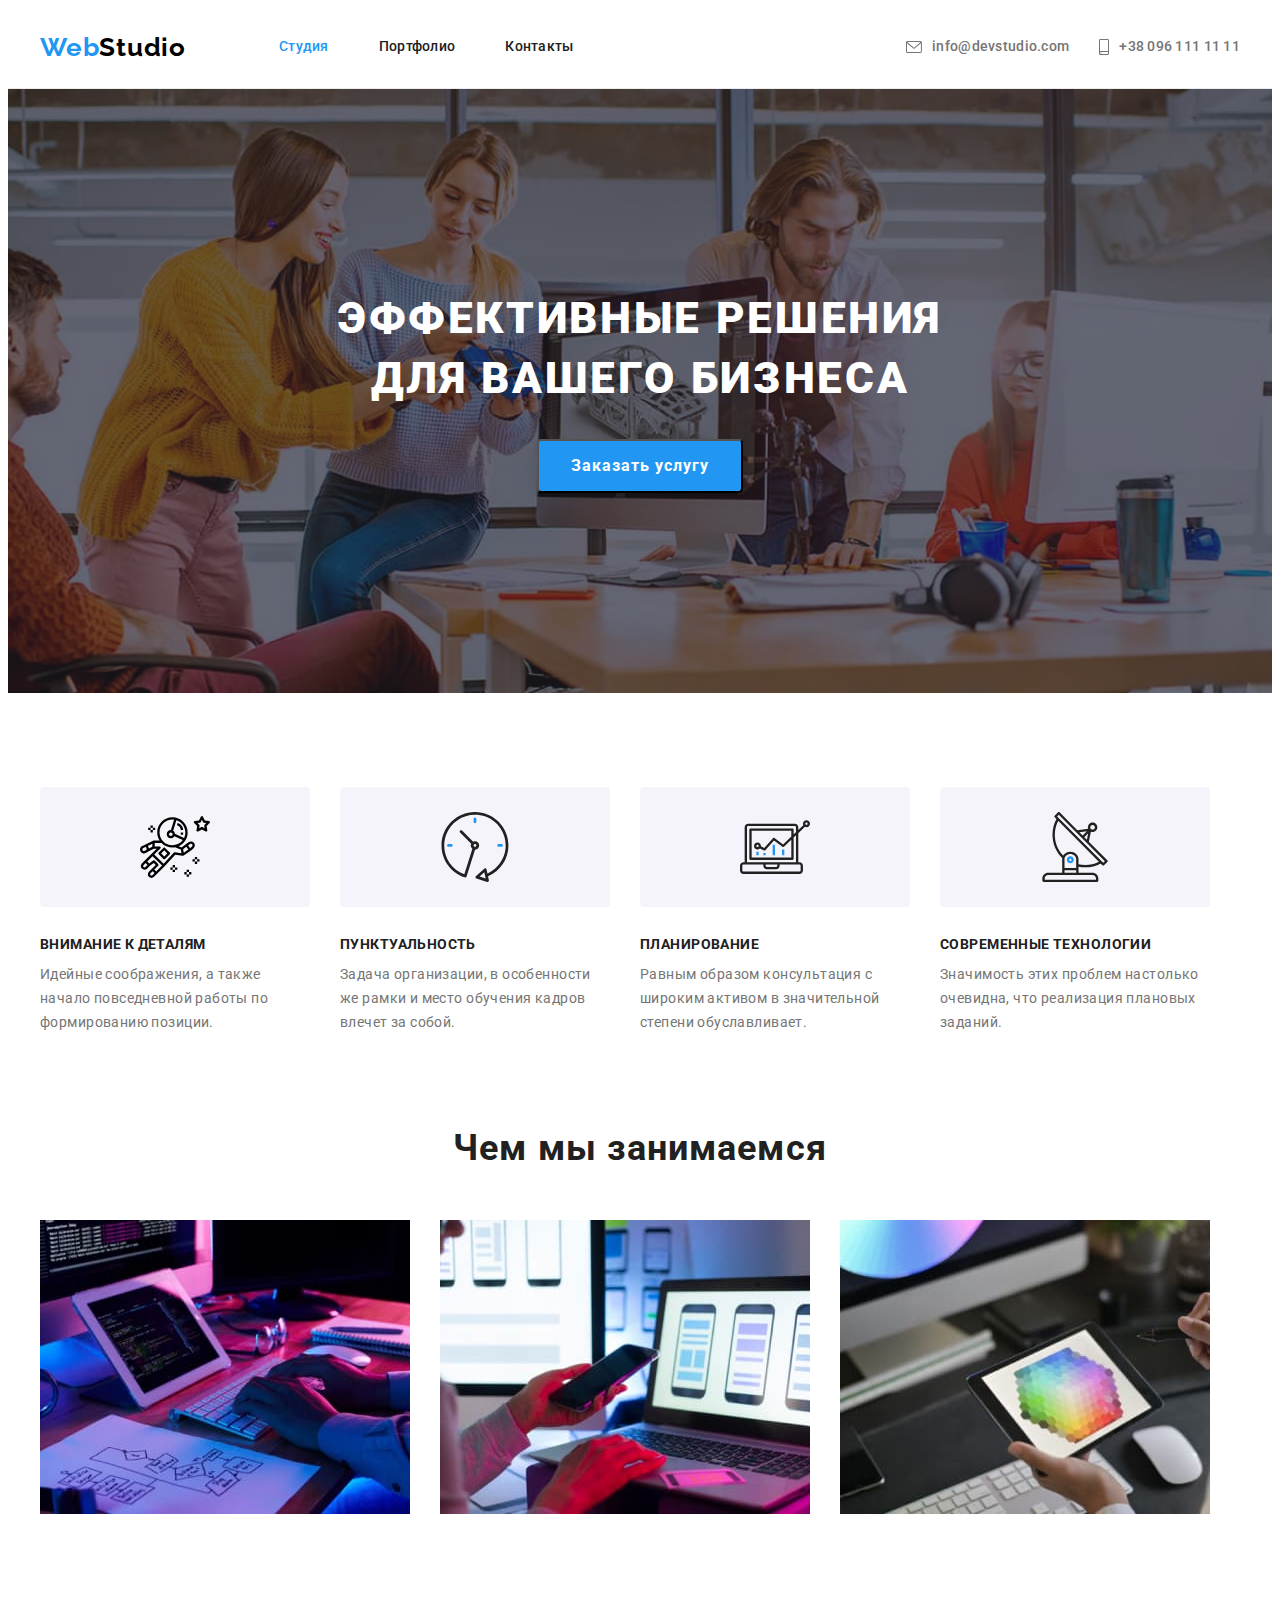
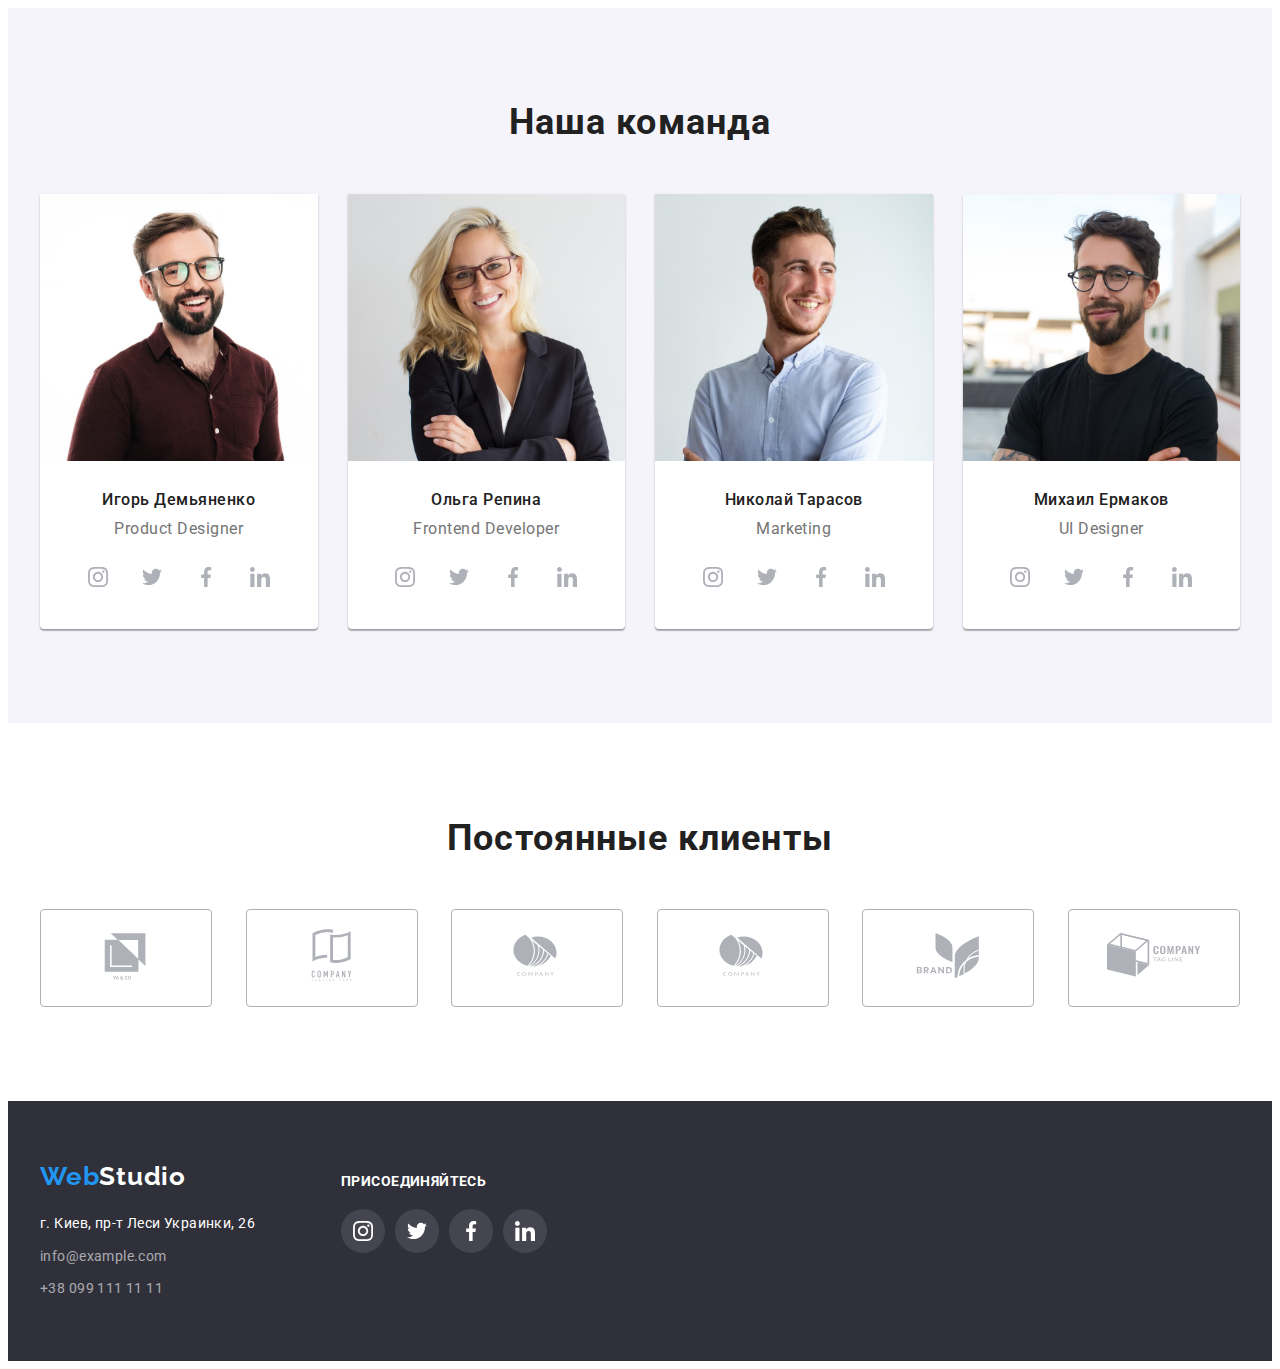
<file: index.html>
<!DOCTYPE html>
<html lang="ru">
  <head>
    <meta charset="UTF-8" />
    <meta http-equiv="X-UA-Compatible" content="IE=edge" />
    <meta name="viewport" content="width=device-width, initial-scale=1.0" />
    <title>WebStudio</title>
    <link rel="preconnect" href="https://fonts.googleapis.com" />
    <link rel="preconnect" href="https://fonts.gstatic.com" crossorigin />
    <link
      href="https://fonts.googleapis.com/css2?family=Raleway:wght@700&family=Roboto:wght@400;500;700;900&display=swap"
      rel="stylesheet"
    />
    <link
      rel="stylesheet"
      href="https://cdnjs.cloudflare.com/ajax/libs/modern-normalize/1.1.0/modern-normalize.min.css"
      integrity="sha512-wpPYUAdjBVSE4KJnH1VR1HeZfpl1ub8YT/NKx4PuQ5NmX2tKuGu6U/JRp5y+Y8XG2tV+wKQpNHVUX03MfMFn9Q=="
      crossorigin="anonymous"
      referrerpolicy="no-referrer"
    />
    <link rel="stylesheet" href="./css/style.css" />
  </head>
  <body>
    <!--ШАПКА-HEADER-->
    <header class="header">
      <div class="container">
        <a class="header-link-main link" href="" lang="en"
          >Web<span class="header-link-main-studio">Studio</span></a
        >
        <nav class="header-navigation">
          <ul class="header-list list">
            <li class="header-item">
              <a class="header-link link current" href="">Студия</a>
            </li>
            <li class="header-item">
              <a class="header-link link" href="./portfolio.html">Портфолио</a>
            </li>
            <li class="header-item">
              <a class="header-link link" href="">Контакты</a>
            </li>
          </ul>
        </nav>
        <ul class="header-list-contacts list">
          <li class="header-item-contacts">
            <a class="header-link-mail link" href=""><svg class="header-contact-svg-mail" width="16" height="12">
                <use
                  href="./img/symbol-defs.svg#icon-envelope"
                ></use>
              </svg>info@devstudio.com</a>
          </li>
          <li class="header-item-contacts">
            <a class="header-link-tel link" href=""><svg class="header-contact-svg-tel" width="10" height="16">
                <use
                  href="./img/symbol-defs.svg#icon-smartphone"
                ></use>
              </svg>+38 096 111 11 11</a>
          </li>
        </ul>
      </div>
    </header>
    <main>
      <!--ЗАКАЗ УСЛУГ-SERVICE-->
      <section class="service">
        <div class="container">
          <h1 class="service-title">Эффективные решения для вашего бизнеса</h1>
          <button type="button" class="service-button">Заказать услугу</button>
        </div>
      </section>
      <!--СФЕРА ДЕЯТЕЛЬНОСТИ-ACTIVITY-->
      <section class="activity">
        <div class="container">
          <h2 class="activity-hidden">Сфера деятельности</h2>
          <!--H2 скрыть в CSS-->
          <ul class="activity-list list">
            <li class="activity-item">
              <div class="activity-container-svg">
                <svg class="activity-svg" width="70" height="70">
                  <use
                    href="./img/symbol-defs.svg#icon-astronaut"
                  ></use>
                </svg>
              </div>
              <h3 class="activity-title">Внимание к деталям</h3>
              <p class="activity-text">
                Идейные соображения, а также начало повседневной работы по
                формированию позиции.
              </p>
            </li>
            <li class="activity-item">
              <div class="activity-container-svg">
                <svg class="activity-svg" width="70" height="70">
                  <use
                    href="./img/symbol-defs.svg#icon-clock"
                  ></use>
                </svg>
              </div>
              <h3 class="activity-title">Пунктуальность</h3>
              <p class="activity-text">
                Задача организации, в особенности же рамки и место обучения
                кадров влечет за собой.
              </p>
            </li>
            <li class="activity-item">
              <div class="activity-container-svg">
                <svg class="activity-svg" width="70" height="70">
                  <use
                    href="./img/symbol-defs.svg#icon-diagram"
                  ></use>
                </svg>
              </div>
              <h3 class="activity-title">Планирование</h3>
              <p class="activity-text">
                Равным образом консультация с широким активом в значительной
                степени обуславливает.
              </p>
            </li>
            <li class="activity-item">
              <div class="activity-container-svg">
                <svg class="activity-svg" width="70" height="70">
                  <use
                    href="./img/symbol-defs.svg#icon-antenna"
                  ></use>
                </svg>
              </div>
              <h3 class="activity-title">Современные технологии</h3>
              <p class="activity-text">
                Значимость этих проблем настолько очевидна, что реализация
                плановых заданий.
              </p>
            </li>
          </ul>
        </div>
      </section>
      <!--ЧЕМ ЗАНИМАЮТСЯ-BUSINESS-->
      <section class="business">
        <div class="container">
          <h2 class="business-title">Чем мы занимаемся</h2>
          <div class="container-buisness">
            <ul class="business-list list">
              <li class="business-item">
                <img src="./img/img1.jpg" alt="картинка с кодом" width="370" />
              </li>
              <li class="business-item">
                <img
                  src="./img/img2.jpg"
                  alt="картинка с адаптивность"
                  width="370"
                />
              </li>
              <li class="business-item">
                <img
                  src="./img/img3.jpg"
                  alt="картинка с пикселями"
                  width="370"
                />
              </li>
            </ul>
          </div>
        </div>
      </section>
      <!--КОМАНДА-TEAM-->
      <section class="team">
        <div class="container">
          <h2 class="team-title">Наша команда</h2>
          <div class="container-team">
            <ul class="team-list list">
              <li class="team-item">
                <img src="./img/img4.jpg" alt="фото игорь" width="270" />
                <div class="time-nane-position">
                  <h3 class="team-name">Игорь Демьяненко</h3>
                  <p class="team-position" lang="en">Product Designer</p>
                  <ul class="team-contact-list list">
                    <li class="team-contact-item">
                      <a class="team-contact-link" href="">
                        <svg class="team-contact-svg" width="20" height="20">
                          <use
                            href="./img/symbol-defs.svg#icon-instagram"
                          ></use>
                        </svg>
                      </a>
                    </li>
                    <li class="team-contact-item">
                      <a class="team-contact-link" href="">
                         <svg class="team-contact-svg" width="20" height="20">
                          <use
                            href="./img/symbol-defs.svg#icon-twitter"
                          ></use>
                      </a>
                    </li>
                    <li class="team-contact-item">
                      <a class="team-contact-link" href="">
                        <svg class="team-contact-svg" width="20" height="20">
                          <use
                            href="./img/symbol-defs.svg#icon-facebook"
                          ></use>
                      </a>
                    </li>
                    <li class="team-contact-item">
                      <a class="team-contact-link" href="">
                        <svg class="team-contact-svg" width="20" height="20">
                          <use
                            href="./img/symbol-defs.svg#icon-linkedin"
                          ></use>
                      </a>
                    </li>
                  </ul>
                </div>
              </li>
              <li class="team-item">
                <img src="./img/img5.jpg" alt="фото ольга" width="270" />
                <div class="time-nane-position">
                  <h3 class="team-name">Ольга Репина</h3>
                  <p class="team-position" lang="en">Frontend Developer</p>
                  <ul class="team-contact-list list">
                    <li class="team-contact-item">
                      <a class="team-contact-link" href="">
                        <svg class="team-contact-svg" width="20" height="20">
                          <use
                            href="./img/symbol-defs.svg#icon-instagram"
                          ></use>
                        </svg>
                      </a>
                    </li>
                    <li class="team-contact-item">
                      <a class="team-contact-link" href="">
                         <svg class="team-contact-svg" width="20" height="20">
                          <use
                            href="./img/symbol-defs.svg#icon-twitter"
                          ></use>
                      </a>
                    </li>
                    <li class="team-contact-item">
                      <a class="team-contact-link" href="">
                        <svg class="team-contact-svg" width="20" height="20">
                          <use
                            href="./img/symbol-defs.svg#icon-facebook"
                          ></use>
                      </a>
                    </li>
                    <li class="team-contact-item">
                      <a class="team-contact-link" href="">
                        <svg class="team-contact-svg" width="20" height="20">
                          <use
                            href="./img/symbol-defs.svg#icon-linkedin"
                          ></use>
                      </a>
                    </li>
                  </ul>
                </div>
              </li>
              <li class="team-item">
                <img src="./img/img6.jpg" alt="фото николай" width="270" />
                <div class="time-nane-position">
                  <h3 class="team-name">Николай Тарасов</h3>
                  <p class="team-position" lang="en">Marketing</p>
                  <ul class="team-contact-list list">
                    <li class="team-contact-item">
                      <a class="team-contact-link" href="">
                        <svg class="team-contact-svg" width="20" height="20">
                          <use
                            href="./img/symbol-defs.svg#icon-instagram"
                          ></use>
                        </svg>
                      </a>
                    </li>
                    <li class="team-contact-item">
                      <a class="team-contact-link" href="">
                         <svg class="team-contact-svg" width="20" height="20">
                          <use
                            href="./img/symbol-defs.svg#icon-twitter"
                          ></use>
                      </a>
                    </li>
                    <li class="team-contact-item">
                      <a class="team-contact-link" href="">
                        <svg class="team-contact-svg" width="20" height="20">
                          <use
                            href="./img/symbol-defs.svg#icon-facebook"
                          ></use>
                      </a>
                    </li>
                    <li class="team-contact-item">
                      <a class="team-contact-link" href="">
                        <svg class="team-contact-svg" width="20" height="20">
                          <use
                            href="./img/symbol-defs.svg#icon-linkedin"
                          ></use>
                      </a>
                    </li>
                  </ul>
                </div>
              </li>
              <li class="team-item">
                <img src="./img/img7.jpg" alt="фото михаил" width="270" />
                <div class="time-nane-position">
                  <h3 class="team-name">Михаил Ермаков</h3>
                  <p class="team-position" lang="en">UI Designer</p>
                  <ul class="team-contact-list list">
                    <li class="team-contact-item">
                      <a class="team-contact-link" href="">
                        <svg class="team-contact-svg" width="20" height="20">
                          <use
                            href="./img/symbol-defs.svg#icon-instagram"
                          ></use>
                        </svg>
                      </a>
                    </li>
                    <li class="team-contact-item">
                      <a class="team-contact-link" href="">
                         <svg class="team-contact-svg" width="20" height="20">
                          <use
                            href="./img/symbol-defs.svg#icon-twitter"
                          ></use>
                      </a>
                    </li>
                    <li class="team-contact-item">
                      <a class="team-contact-link" href="">
                        <svg class="team-contact-svg" width="20" height="20">
                          <use
                            href="./img/symbol-defs.svg#icon-facebook"
                          ></use>
                      </a>
                    </li>
                    <li class="team-contact-item">
                      <a class="team-contact-link" href="">
                        <svg class="team-contact-svg" width="20" height="20">
                          <use
                            href="./img/symbol-defs.svg#icon-linkedin"
                          ></use>
                      </a>
                    </li>
                  </ul>
                </div>
              </li>
            </ul>
          </div>
        </div>
      </section>
      <!--КЛИЕНТЫ-CLIENT-->
      <section class="client">
        <div class="container">
          <h2 class="client-title">Постоянные клиенты</h2>
          <ul class="client-list list">
            <li class="client-item">
              <svg class="client-logo" width="106" height="60">
                <use href="./img/symbol-defs.svg#icon-Logo1"></use>
              </svg>
            </li>
            <li class="client-item">
              <svg class="client-logo" width="106" height="60">
                <use href="./img/symbol-defs.svg#icon-Logo2"></use>
              </svg>
            </li>
            <li class="client-item">
              <svg class="client-logo" width="106" height="60">
                <use href="./img/symbol-defs.svg#icon-Logo3"></use>
              </svg>
            </li>
            <li class="client-item">
              <svg class="client-logo" width="106" height="60">
                <use href="./img/symbol-defs.svg#icon-Logo3"></use>
              </svg>
            </li>
            <li class="client-item">
              <svg class="client-logo" width="106" height="60">
                <use href="./img/symbol-defs.svg#icon-Logo5"></use>
              </svg>
            </li>
            <li class="client-item">
              <svg class="client-logo" width="106" height="60">
                <use href="./img/symbol-defs.svg#icon-Logo6"></use>
              </svg>
            </li>
        </div>
      </section>
    </main>
    <!--ПОДВАЛ-FOOTER-->
    <footer class="footer">
      <div class="container">
         <div class="footer-containers">
           <div class="footer-container-first">
            <a class="footer-link-main link" href=""
            >Web<span class="footer-link-main-studio">Studio</span></a
            >
            <address class="footer-address">
            <a
              class="footer-link-map link"
              href="https://goo.gl/maps/2agaceG5cJKW77Uz7"
              target="_blank"
              rel="noopener noreferrer noindex nofollow"
              >г. Киев, пр-т Леси Украинки, 26</a
            >
            <ul class="footer-list list">
              <li class="footer-item">
                <a class="footer-link-mail link" href="mailto:info@example.com"
                  >info@example.com</a
                >
              </li>
              <li class="footer-item">
                <a class="footer-link-tel link" href="tel:+380991111111"
                  >+38 099 111 11 11</a
                >
              </li>
            </ul>
          </address>
          </div>
          <div class="footer-container-second">
            <h2 class="footer-text">присоединяйтесь</h2>  
            <ul class="footer-contact-list list">
              <li class="footer-contact-item">
                <a class="footer-contact-link" href="">
                  <svg class="footer-contact-svg" width="20" height="20">
                    <use
                      href="./img/symbol-defs.svg#icon-instagram"
                    ></use>
                  </svg>
                </a>
              </li>
              <li class="footer-contact-item">
                <a class="footer-contact-link" href="">
                  <svg class="footer-contact-svg" width="20" height="20">
                    <use
                      href="./img/symbol-defs.svg#icon-twitter"
                    ></use>
                </a>
              </li>
              <li class="footer-contact-item">
                <a class="footer-contact-link" href="">
                  <svg class="footer-contact-svg" width="20" height="20">
                    <use
                      href="./img/symbol-defs.svg#icon-facebook"
                    ></use>
                </a>
              </li>
              <li class="footer-contact-item">
                <a class="footer-contact-link" href="">
                  <svg class="footer-contact-svg" width="20" height="20">
                    <use
                      href="./img/symbol-defs.svg#icon-linkedin"
                    ></use>
                </a>
              </li>
            </ul>
          </div>
         </div> 
      </div>
    </footer>
  </body>
</html>
</file>
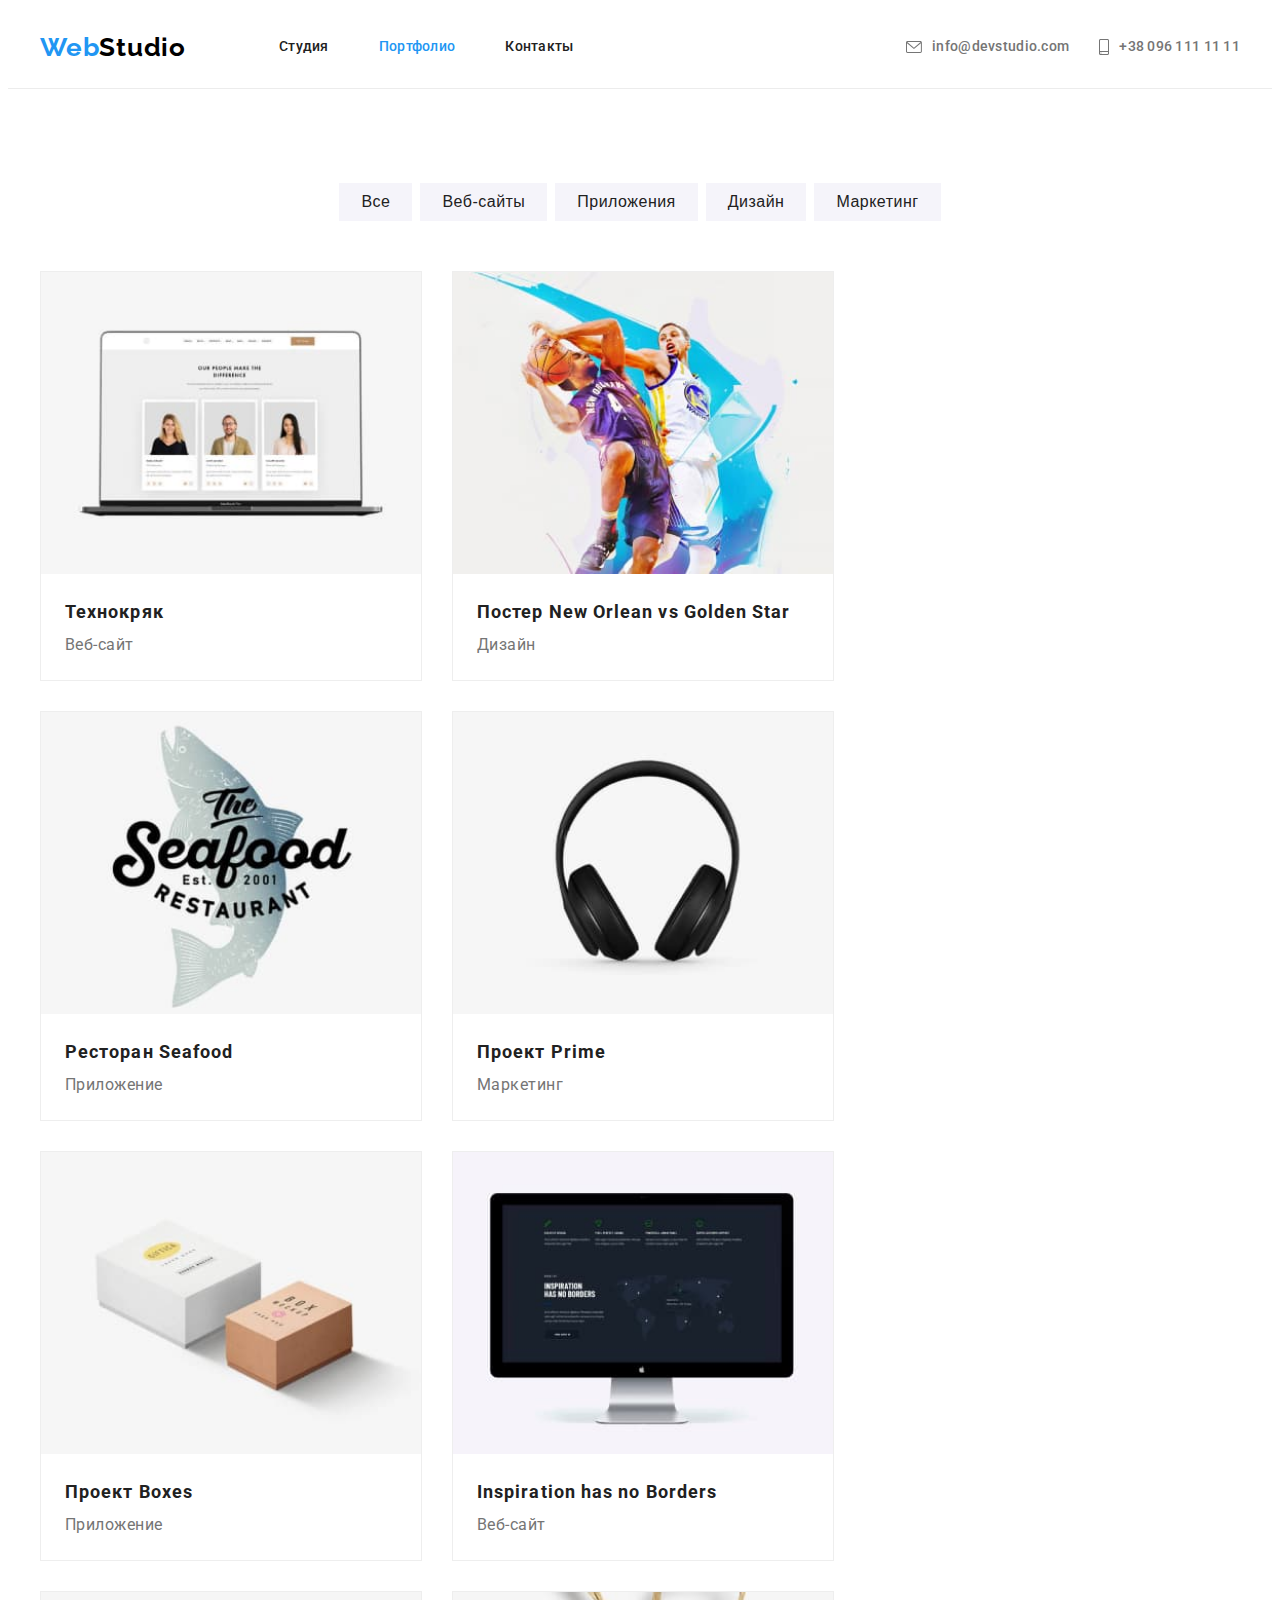
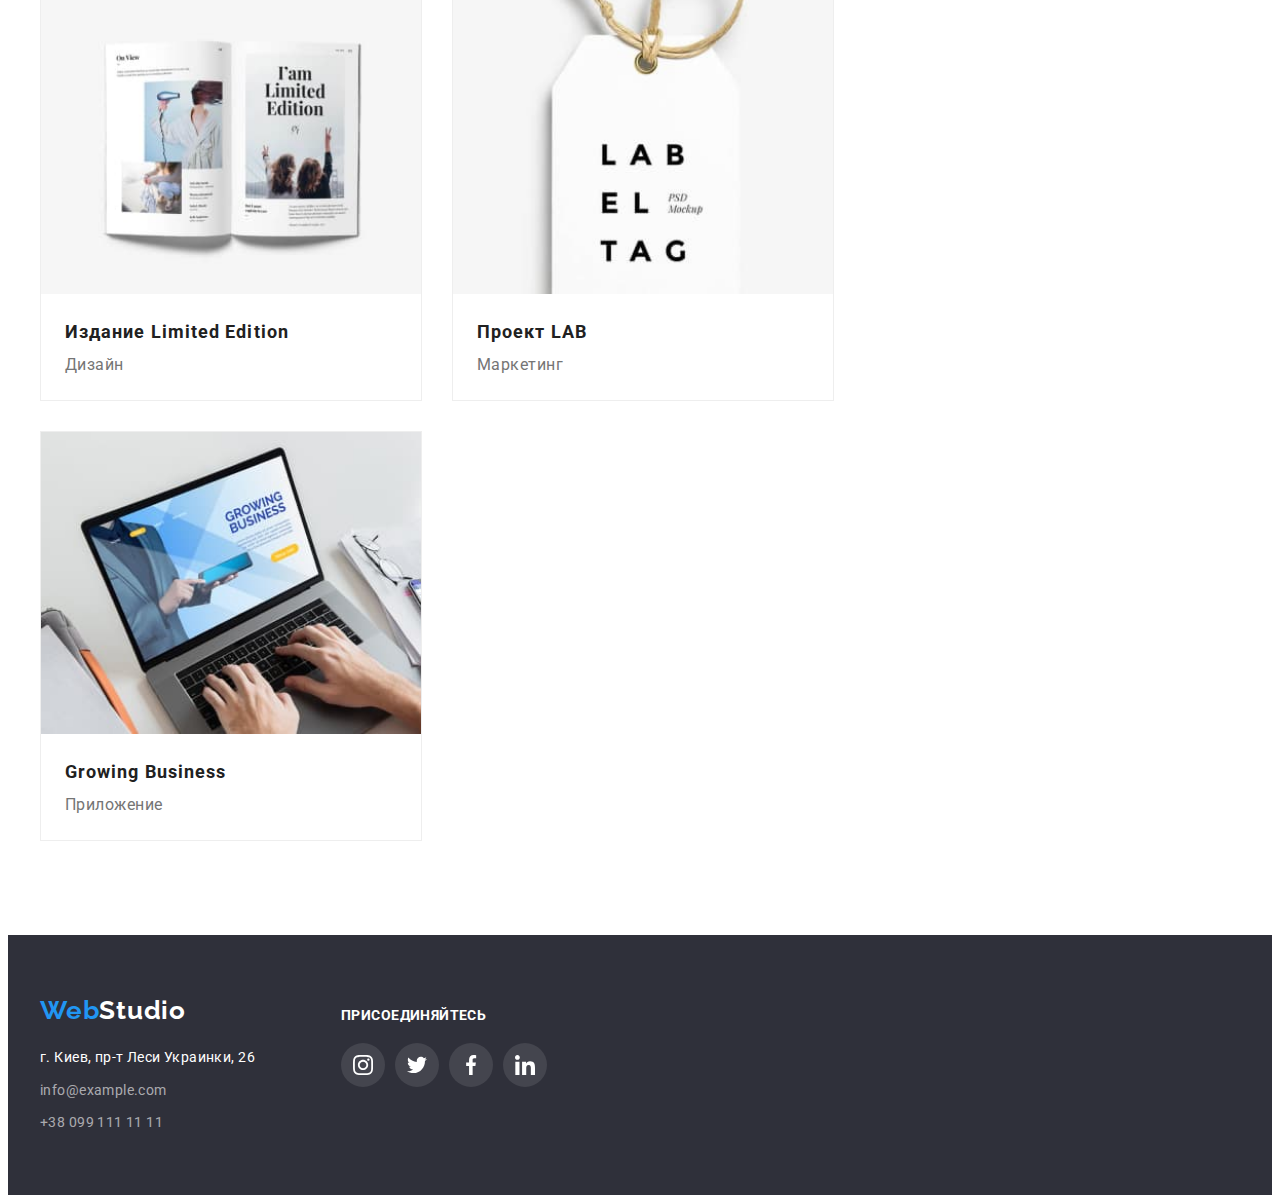
<file: portfolio.html>
<!DOCTYPE html>
<html lang="ru">
  <head>
    <meta charset="UTF-8" />
    <meta http-equiv="X-UA-Compatible" content="IE=edge" />
    <meta name="viewport" content="width=device-width, initial-scale=1.0" />
    <title>WebStudio</title>
    <link rel="preconnect" href="https://fonts.googleapis.com" />
    <link rel="preconnect" href="https://fonts.gstatic.com" crossorigin />
    <link
      href="https://fonts.googleapis.com/css2?family=Raleway:wght@700&family=Roboto:wght@400;500;700;900&display=swap"
      rel="stylesheet"
    />
    <link
      rel="stylesheet"
      href="https://cdnjs.cloudflare.com/ajax/libs/modern-normalize/1.1.0/modern-normalize.min.css"
      integrity="sha512-wpPYUAdjBVSE4KJnH1VR1HeZfpl1ub8YT/NKx4PuQ5NmX2tKuGu6U/JRp5y+Y8XG2tV+wKQpNHVUX03MfMFn9Q=="
      crossorigin="anonymous"
      referrerpolicy="no-referrer"
    />
    <link rel="stylesheet" href="./css/style.css" />
  </head>
  <body>
    <!--ШАПКА-HEADER-->
    <header class="header">
      <div class="container">
        <a class="header-link-main link" href="" lang="en"
          >Web<span class="header-link-main-studio">Studio</span></a
        >
        <nav class="header-navigation">
          <ul class="header-list list">
            <li class="header-item">
              <a class="header-link link" href="./index.html">Студия</a>
            </li>
            <li class="header-item">
              <a class="header-link link current" href="">Портфолио</a>
            </li>
            <li class="header-item">
              <a class="header-link link" href="">Контакты</a>
            </li>
          </ul>
        </nav>
        <ul class="header-list-contacts list">
          <li class="header-item-contacts">
            <a class="header-link-mail link" href=""><svg class="header-contact-svg-mail" width="16" height="12">
                <use
                  href="./img/symbol-defs.svg#icon-envelope"
                ></use>
              </svg>info@devstudio.com</a>
          </li>
          <li class="header-item-contacts">
            <a class="header-link-tel link" href=""><svg class="header-contact-svg-tel" width="10" height="16">
                <use
                  href="./img/symbol-defs.svg#icon-smartphone"
                ></use>
              </svg>+38 096 111 11 11</a>
          </li>
        </ul>
      </div>
    </header>
    <!--ПОРТФОЛИО-PORTFOLIO-->
    <main>
      <section class="portfolio">
        <div class="container">
          <h1 class="portfolio-hidden">Портфолио</h1>
          <!--h1 скрыть в CSS-->
          <div class="container-portfolio-buttons">
            <ul class="portfolio-buttons-list list">
              <li class="portfolio-button-item">
                <button class="portfolio-button" type="button">Все</button>
              </li>
              <li class="portfolio-button-item">
                <button class="portfolio-button" type="button">
                  Веб-сайты
                </button>
              </li>
              <li class="portfolio-button-item">
                <button class="portfolio-button" type="button">
                  Приложения
                </button>
              </li>
              <li class="portfolio-button-item">
                <button class="portfolio-button" type="button">Дизайн</button>
              </li>
              <li class="portfolio-button-item">
                <button class="portfolio-button" type="button">
                  Маркетинг
                </button>
              </li>
            </ul>
          </div>
          <div class="container-portfolio">
            <ul class="portfolio-list list">
              <li class="portfolio-item">
                <a class="portfolio-link link" href="">
                  <img src="./img/portfolio1.jpg" alt="ноутбук" width="370" />
                  <div class="portfolio-name-projekt">
                  <h2 class="portfolio-title">Технокряк</h2>
                  <p class="portfolio-text">Веб-сайт</p></a
                ></div>
              </li>
              <li class="portfolio-item">
                <a class="portfolio-link link" href=""
                  ><img
                    src="./img/portfolio2.jpg"
                    alt="баскетболисты"
                    width="370"
                  />
                  <div class="portfolio-name-projekt">
                  <h2 class="portfolio-title">
                    Постер New Orlean vs Golden Star
                  </h2>
                  <p class="portfolio-text">Дизайн</p></a
                ></div>
              </li>
              <li class="portfolio-item">
                <a class="portfolio-link link" href=""
                  ><img
                    src="./img/portfolio3.jpg"
                    alt="название ресторана"
                    width="370"
                  />
                  <div class="portfolio-name-projekt">
                  <h2 class="portfolio-title">Ресторан Seafood</h2>
                  <p class="portfolio-text">Приложение</p></a
                ></div>
              </li>
              <li class="portfolio-item">
                <a class="portfolio-link link" href=""
                  ><img src="./img/portfolio4.jpg" alt="наушники" width="370" />
                  <div class="portfolio-name-projekt">
                  <h2 class="portfolio-title">Проект Prime</h2>
                  <p class="portfolio-text">Маркетинг</p></a
                ></div>
              </li>
              <li class="portfolio-item">
                <a class="portfolio-link link" href=""
                  ><img src="./img/portfolio5.jpg" alt="коробки" width="370" />
                  <div class="portfolio-name-projekt">
                  <h2 class="portfolio-title">Проект Boxes</h2>
                  <p class="portfolio-text">Приложение</p></a
                ></div>
              </li>
              <li class="portfolio-item">
                <a class="portfolio-link link" href=""
                  ><img src="./img/portfolio6.jpg" alt="монитор" width="370" />
                  <div class="portfolio-name-projekt">
                  <h2 class="portfolio-title">Inspiration has no Borders</h2>
                  <p class="portfolio-text">Веб-сайт</p></a
                ></div>
              </li>
              <li class="portfolio-item">
                <a class="portfolio-link link" href=""
                  ><img src="./img/portfolio7.jpg" alt="книга" width="370" />
                  <div class="portfolio-name-projekt">
                  <h2 class="portfolio-title">Издание Limited Edition</h2>
                  <p class="portfolio-text">Дизайн</p></a
                ></div>
              </li>
              <li class="portfolio-item">
                <a class="portfolio-link link" href=""
                  ><img src="./img/portfolio8.jpg" alt="лейба" width="370" />
                  <div class="portfolio-name-projekt">
                  <h2 class="portfolio-title">Проект LAB</h2>
                  <p class="portfolio-text">Маркетинг</p></a
                ></div>
              </li>
              <li class="portfolio-item">
                <a class="portfolio-link link" href=""
                  ><img src="./img/portfolio9.jpg" alt="макбук" width="370" />
                  <div class="portfolio-name-projekt">
                  <h2 class="portfolio-title">Growing Business</h2>
                  <p class="portfolio-text">Приложение</p></a
                ></div>
              </li>
            </ul>
          </div>
        </div>
      </section>
    </main>
    <!--ПОДВАЛ-FOOTER-->
    <footer class="footer">
      <div class="container">
         <div class="footer-containers">
           <div class="footer-container-first">
            <a class="footer-link-main link" href=""
            >Web<span class="footer-link-main-studio">Studio</span></a
            >
            <address class="footer-address">
            <a
              class="footer-link-map link"
              href="https://goo.gl/maps/2agaceG5cJKW77Uz7"
              target="_blank"
              rel="noopener noreferrer noindex nofollow"
              >г. Киев, пр-т Леси Украинки, 26</a
            >
            <ul class="footer-list list">
              <li class="footer-item">
                <a class="footer-link-mail link" href="mailto:info@example.com"
                  >info@example.com</a
                >
              </li>
              <li class="footer-item">
                <a class="footer-link-tel link" href="tel:+380991111111"
                  >+38 099 111 11 11</a
                >
              </li>
            </ul>
          </address>
          </div>
          <div class="footer-container-second">
            <h2 class="footer-text">присоединяйтесь</h2>  
            <ul class="footer-contact-list list">
              <li class="footer-contact-item">
                <a class="footer-contact-link" href="">
                  <svg class="footer-contact-svg" width="20" height="20">
                    <use
                      href="./img/symbol-defs.svg#icon-instagram"
                    ></use>
                  </svg>
                </a>
              </li>
              <li class="footer-contact-item">
                <a class="footer-contact-link" href="">
                  <svg class="footer-contact-svg" width="20" height="20">
                    <use
                      href="./img/symbol-defs.svg#icon-twitter"
                    ></use>
                </a>
              </li>
              <li class="footer-contact-item">
                <a class="footer-contact-link" href="">
                  <svg class="footer-contact-svg" width="20" height="20">
                    <use
                      href="./img/symbol-defs.svg#icon-facebook"
                    ></use>
                </a>
              </li>
              <li class="footer-contact-item">
                <a class="footer-contact-link" href="">
                  <svg class="footer-contact-svg" width="20" height="20">
                    <use
                      href="./img/symbol-defs.svg#icon-linkedin"
                    ></use>
                </a>
              </li>
            </ul>
          </div>
         </div> 
      </div>
    </footer>
  </body>
</html>
</file>
<file: css/style.css>
:root {
  --header-link-main-color: #2196f3;
  --footer-link-mail-color: #2196f3;
  --all-title-color: #212121;
  --all-text-color: #757575;
}

body {
  font-family: "Raleway", sans-serif;
  font-family: "Roboto", sans-serif;
  color: #212121;
  background: #ffffff;
}

p,
h1,
h2,
h3,
h4,
h5,
h6 {
  margin: 0;
}

ul,
ol {
  margin: 0;
  padding-left: 0;
}

button {
  cursor: pointer;
}

img {
  display: block;
  width: 100%;
  height: auto;
}

.link {
  text-decoration: none;
}

.list {
  list-style: none;
}

.container {
  width: 1200px;
  padding-left: 15px;
  padding-right: 15px;
  margin: 0 auto;
}

/* ----------------------ШАПКА-HEADER----------------- */

.header {
  background: #ffffff;
  border-bottom: 1px solid #ececec;
}

.header .container {
  padding-top: 24px;
  padding-bottom: 25px;
  display: flex;
  align-items: center;
}

.header-link-main {
  font-family: "Raleway";
  font-weight: 700;
  font-size: 26px;
  line-height: 1.19;
  letter-spacing: 0.03em;
  color: var(--header-link-main-color);
  display: block;
}

.header-link-main-studio {
  font-family: "Raleway";
  font-weight: 700;
  font-size: 26px;
  line-height: 1.19;
  letter-spacing: 0.03em;
  color: #000000;
}

.header-list {
  display: flex;
  margin-left: 93px;
}

.header-item:not(:last-child) {
  margin-right: 50px;
}

.header-link {
  font-weight: 500;
  font-size: 14px;
  line-height: 1.14;
  letter-spacing: 0.02em;
  color: #212121;
  display: block;
}

.header-list-contacts {
  display: flex;
  margin-left: auto;
}

.header-item-contacts:not(:last-child) {
  margin-right: 30px;
}

.current {
  color: #2196f3;
}

.header-link:hover,
.header-link:focus {
  color: #2196f3;
}

.header-link-mail {
  font-weight: 500;
  font-size: 14px;
  line-height: 1.14;
  letter-spacing: 0.02em;
  color: #757575;
  display: flex;
  align-items: center;
  justify-content: center;
}

.header-contact-svg-mail,
.header-contact-svg-tel {
  margin-right: 10px;
  fill: #757575;
}

.header-link-mail:hover,
.header-link-mail:focus {
  color: #2196f3;
}

.header-link-mail:hover .header-contact-svg-mail {
  fill: #2196f3;
}

.header-link-mail:focus .header-contact-svg-mail {
  fill: #2196f3;
}

.header-link-tel {
  font-weight: 500;
  font-size: 14px;
  line-height: 1.14;
  letter-spacing: 0.02em;
  color: #757575;
  display: flex;
  align-items: center;
  justify-content: center;
}

.header-link-tel:hover,
.header-link-tel:focus {
  color: #2196f3;
}

.header-link-tel:hover .header-contact-svg-tel {
  fill: #2196f3;
}

.header-link-tel:focus .header-contact-svg-tel {
  fill: #2196f3;
}

/* ----------------------ЗАКАЗ УСЛУГ-SERVICE----------------- */

.service {
  background-color: #2f303a;
  padding-top: 200px;
  padding-bottom: 200px;
  max-width: 1600px;
  margin-left: auto;
  margin-right: auto;
  background-size: cover;
  background-image: linear-gradient(
      rgba(47, 48, 58, 0.4),
      rgba(47, 48, 58, 0.4)
    ),
    url(../img/Imgservicefon.jpg);
  background-position: center;
  background-repeat: no-repeat;
}

.service-title {
  font-weight: 900;
  font-size: 44px;
  line-height: 1.36;
  text-align: center;
  letter-spacing: 0.06em;
  text-transform: uppercase;
  color: #ffffff;
  max-width: 696px;
  margin-right: auto;
  margin-left: auto;
  padding-bottom: 30px;
}

.service-button {
  font-family: "Roboto";
  font-style: normal;
  font-weight: 700;
  font-size: 16px;
  line-height: 1.88;
  display: flex;
  align-items: center;
  text-align: center;
  letter-spacing: 0.06em;
  color: #ffffff;
  background-color: #2196f3;
  box-shadow: 0px 4px 4px rgba(0, 0, 0, 0.15);
  border-radius: 4px;
  display: block;
  margin-right: auto;
  margin-left: auto;
  padding: 10px 32px;
}
.service-button:hover,
.service-button:focus {
  background-color: #188ce8;
}

/* ----------------------СФЕРА ДЕЯТЕЛЬНОСТИ-ACTIVITY----------------- */

.activity {
  padding-top: 94px;
  padding-bottom: 94px;
}

.activity-list {
  display: flex;
}

.activity-item {
  width: 270px;
}

.activity-container-svg {
  display: block;
  background: #f5f4fa;
  border-radius: 4px;
  padding: 25px 100px;
}

.activity-svg {
  margin-right: auto;
  margin-left: auto;
  background: #f5f4fa;
  border-radius: 4px;
  display: flex;
}

.activity-item:not(:last-child) {
  margin-right: 30px;
}

.activity-title {
  font-weight: 700;
  font-size: 14px;
  line-height: 1.14;
  letter-spacing: 0.03em;
  text-transform: uppercase;
  color: var(--all-title-color);
  margin-top: 30px;
}

.activity-text {
  font-weight: 400;
  font-size: 14px;
  line-height: 1.71;
  letter-spacing: 0.03em;
  color: var(--all-text-color);
  padding-top: 10px;
}

/* ----------------------ЧЕМ ЗАНИМАЮТСЯ-BUSINESS----------------- */

.business {
  padding-bottom: 94px;
}

.container-buisness {
  margin-top: 50px;
}

.business-list {
  display: flex;
}

.business-item:not(:last-child) {
  margin-right: 30px;
}

.business-title {
  font-weight: 700;
  font-size: 36px;
  line-height: 1.16;
  text-align: center;
  letter-spacing: 0.03em;
  color: var(--all-title-color);
}

/* ----------------------КОМАНДА-TEAM----------------- */

.team {
  background-color: #f5f4fa;
  padding-top: 94px;
  padding-bottom: 94px;
}

.container-team {
  margin-top: 50px;
}

.team-list {
  display: flex;
}

.team-item {
  background: #ffffff;
  box-shadow: 0px 1px 3px rgba(0, 0, 0, 0.12), 0px 1px 1px rgba(0, 0, 0, 0.14),
    0px 2px 1px rgba(0, 0, 0, 0.2);
  border-radius: 0px 0px 4px 4px;
}

.team-item:not(:last-child) {
  margin-right: 30px;
}

.time-nane-position {
  padding-top: 30px;
  padding-bottom: 30px;
}

.team-name {
  margin-bottom: 10px;
}

.team-title {
  font-weight: 700;
  font-size: 36px;
  line-height: 1.16;
  text-align: center;
  letter-spacing: 0.03em;
  color: var(--all-title-color);
}

.team-name {
  font-weight: 500;
  font-size: 16px;
  line-height: 1.18;
  text-align: center;
  letter-spacing: 0.03em;
  color: #212121;
}

.team-position {
  font-weight: 400;
  font-size: 16px;
  line-height: 1.18;
  text-align: center;
  letter-spacing: 0.03em;
  color: #757575;
  margin-bottom: 16px;
}

.team-contact-list {
  display: flex;
  justify-content: center;
}

.team-contact-item:not(:last-child) {
  margin-right: 10px;
}

.team-contact-link {
  width: 44px;
  height: 44px;
  border-radius: 50%;
  display: flex;
  justify-content: center;
  align-items: center;
}

.team-contact-svg {
  fill: #afb1b8;
}

.team-contact-link:hover,
.team-contact-link:focus {
  background-color: #2196f3;
}

.team-contact-link:hover .team-contact-svg {
  fill: #ffffff;
}

.team-contact-link:focus .team-contact-svg {
  fill: #ffffff;
}

/* ----------------------КЛИЕНТЫ-CLIENT----------------- */

.client {
  padding: 94px 0;
}

.client-title {
  font-weight: 700;
  font-size: 36px;
  line-height: 42px;
  text-align: center;
  letter-spacing: 0.03em;
  color: #212121;
  margin-bottom: 50px;
}

.client-list {
  display: flex;
  justify-content: space-between;
}

.client-item {
  padding: 16px 32px;
  border: 1px solid #afb1b8;
  box-sizing: border-box;
  border-radius: 4px;
}

.client-logo {
  fill: #afb1b8;
}

.client-item:hover,
.client-item:focus {
  fill: #2196f3;
  border: 1px solid #2196f3;
}

.client-item:hover .client-logo,
.client-item:focus .client-logo {
  fill: #2196f3;
}

/* ----------------------ПОДВАЛ-FOOTER----------------- */

.footer {
  background-color: #2f303a;
  padding-top: 60px;
  padding-bottom: 60px;
}

.footer-containers {
  display: flex;
}

.footer-container-first {
  width: 231px;
}

.footer-link-main {
  font-family: "Raleway";
  font-weight: 700;
  font-size: 26px;
  line-height: 1.19;
  letter-spacing: 0.03em;
  color: var(--footer-link-mail-color);
}

.footer-link-main-studio {
  font-family: "Raleway";
  font-weight: 700;
  font-size: 26px;
  line-height: 1.19;
  letter-spacing: 0.03em;
  color: #ffffff;
}

.footer-address {
  margin-top: 20px;
}

.footer-link-map {
  font-style: normal;
  font-weight: 400;
  font-size: 14px;
  line-height: 1.7;
  letter-spacing: 0.03em;
  color: #ffffff;
}

.footer-item {
  margin-top: 9px;
}

.footer-link-mail {
  font-style: normal;
  font-weight: 400;
  font-size: 14px;
  line-height: 1.7;
  letter-spacing: 0.03em;
  color: rgba(255, 255, 255, 0.6);
}

.footer-link-tel {
  font-style: normal;
  font-weight: 400;
  font-size: 14px;
  line-height: 1.7;
  letter-spacing: 0.03em;
  color: rgba(255, 255, 255, 0.6);
}

.footer-link-mail:hover,
.footer-link-mail:focus {
  color: #2196f3;
}

.footer-link-tel:hover,
.footer-link-tel:focus {
  color: #2196f3;
}

.footer-container-second {
  margin-left: 70px;
  padding-top: 12px;
}

.footer-text {
  font-weight: 700;
  font-size: 14px;
  line-height: 16px;
  letter-spacing: 0.03em;
  text-transform: uppercase;
  color: #ffffff;
  margin-bottom: 20px;
}

.footer-contact-list {
  display: flex;
  justify-content: center;
}

.footer-contact-item:not(:last-child) {
  margin-right: 10px;
}

.footer-contact-link {
  width: 44px;
  height: 44px;
  border-radius: 50%;
  display: flex;
  justify-content: center;
  align-items: center;
  background-color: rgba(255, 255, 255, 0.1);
}

.footer-contact-svg {
  fill: #ffffff;
}

.footer-contact-link:hover,
.footer-contact-link:focus {
  background-color: #2196f3;
}

/* ----------------------ПОРТФОЛИО-PORTFOLIO----------------- */

.portfolio-hidden,
.activity-hidden {
  position: absolute;
  width: 1px;
  height: 1px;
  margin: -1px;
  border: 0;
  padding: 0;
  white-space: nowarp;
  clip-path: insert(100%);
  clip: rect(0 0 0 0);
  overflow: hidden;
}

.portfolio {
  padding-top: 94px;
  padding-bottom: 94px;
}

.portfolio-buttons-list {
  display: flex;
  justify-content: center;
}

.portfolio-button-item:not(:last-child) {
  margin-right: 8px;
}

.portfolio-button {
  font-weight: 500;
  font-size: 16px;
  line-height: 1.62;
  text-align: center;
  letter-spacing: 0.03em;
  color: #212121;
  background: #f5f4fa;
  padding: 6px 22px;
  border: 0;
}

.portfolio-button:hover,
.portfolio-button:focus {
  background-color: #2196f3;
  color: #ffffff;
  box-shadow: 0px 3px 1px rgba(0, 0, 0, 0.1), 0px 1px 2px rgba(0, 0, 0, 0.08),
    0px 2px 2px rgba(0, 0, 0, 0.12);
  border-radius: 4px;
}

.container-portfolio {
  padding-top: 50px;
}

.portfolio-list {
  display: flex;
  margin-left: -30px;
  margin-bottom: -30px;
  flex-wrap: wrap;
}

.portfolio-item {
  flex-basis: calc((100% - 90px) / 3);
  margin-left: 30px;
  margin-bottom: 30px;
  background: #ffffff;
  border: 1px solid #eeeeee;
}

.portfolio-item:hover,
.portfolio-item:focus {
  box-sizing: border-box;
  box-shadow: 0px 1px 1px rgba(0, 0, 0, 0.12), 0px 4px 4px rgba(0, 0, 0, 0.06),
    1px 4px 6px rgba(0, 0, 0, 0.16);
}

.portfolio-title {
  font-style: normal;
  font-weight: 700;
  font-size: 18px;
  line-height: 2;
  letter-spacing: 0.06em;
  color: var(--all-title-color);
}

.portfolio-text {
  font-style: normal;
  font-weight: 400;
  font-size: 16px;
  line-height: 1.88;
  letter-spacing: 0.03em;
  color: var(--all-text-color);
}

.portfolio-name-projekt {
  padding: 20px 24px;
}
</file>
